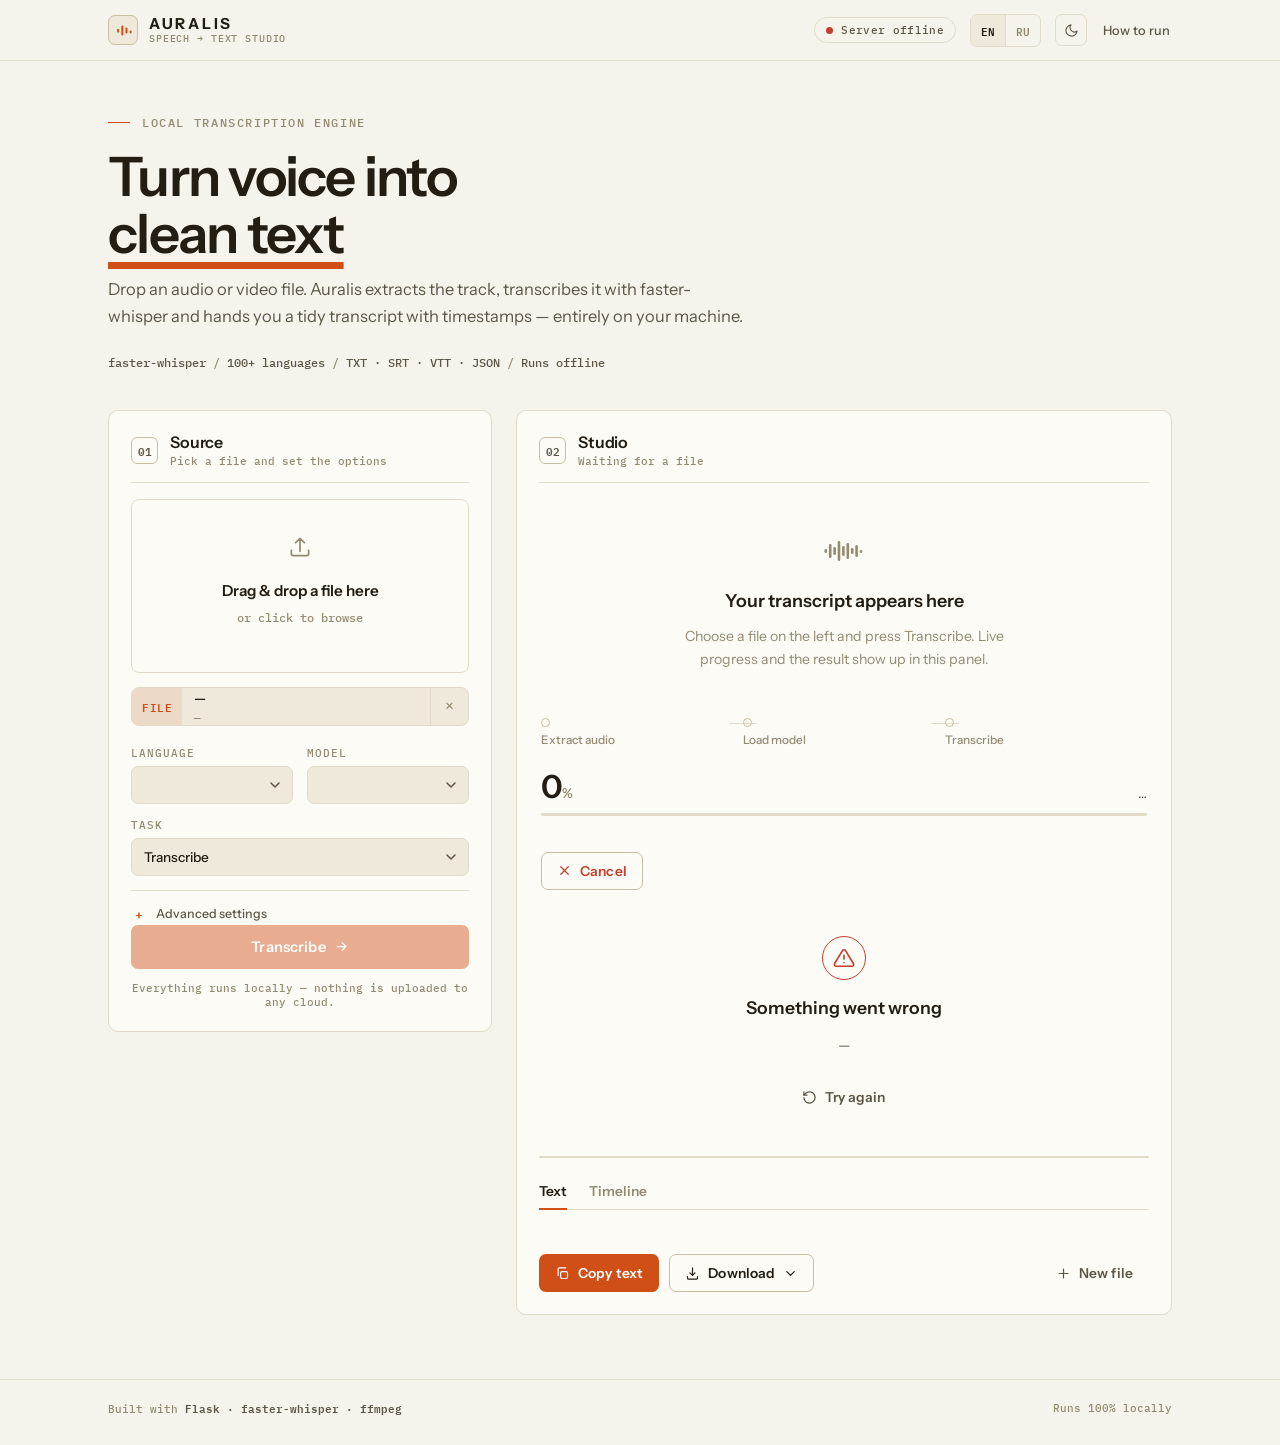
<file: index.html>
<!DOCTYPE html>
<html lang="en" data-theme="dark">
<head>
  <meta charset="utf-8">
  <meta name="viewport" content="width=device-width, initial-scale=1">
  <meta name="color-scheme" content="dark light">
  <meta name="description" content="Auralis — local audio & video to text studio powered by faster-whisper.">
  <title>Auralis · Speech → Text Studio</title>

  <link rel="icon" type="image/svg+xml" href="favicon.svg">

  <link rel="preconnect" href="https://fonts.googleapis.com">
  <link rel="preconnect" href="https://fonts.gstatic.com" crossorigin>
  <link href="https://fonts.googleapis.com/css2?family=Instrument+Sans:ital,wght@0,400;0,500;0,600;0,700;1,400&family=Instrument+Serif:ital@0;1&family=IBM+Plex+Mono:wght@400;500;600&display=swap" rel="stylesheet">

  <link rel="stylesheet" href="css/styles.css">
</head>
<body>
  <div class="page">

    <!-- ================= TOP BAR ================= -->
    <header class="topbar">
      <div class="wrap topbar__inner">
        <a class="brand" href="/" aria-label="Auralis home">
          <span class="brand__mark" aria-hidden="true">
            <svg viewBox="0 0 20 20" fill="currentColor">
              <rect x="2.5"  y="8"  width="2.4" height="4.5" rx="1.2"/>
              <rect x="7.4"  y="4"  width="2.4" height="12"  rx="1.2"/>
              <rect x="12.3" y="6.5" width="2.4" height="7"  rx="1.2"/>
              <rect x="17.2" y="10" width="2.4" height="3.5" rx="1.2"/>
            </svg>
          </span>
          <span class="brand__text">
            <strong>AURALIS</strong>
            <small data-i18n="brand.tag">Speech → Text Studio</small>
          </span>
        </a>

        <div class="topbar__right">
          <span class="status" id="statusPill" title="">
            <span class="status__dot" id="statusDot"></span>
            <span id="statusText" data-i18n="status.checking">Checking server…</span>
          </span>

          <div class="segment" role="group" aria-label="Interface language">
            <button type="button" class="segment__btn is-active" data-lang="en">EN</button>
            <button type="button" class="segment__btn" data-lang="ru">RU</button>
          </div>

          <button type="button" class="icon-btn" id="themeBtn" aria-label="Toggle theme" title="Theme">
            <svg viewBox="0 0 24 24" class="ico-sun" fill="none" stroke="currentColor" stroke-width="1.8" stroke-linecap="round" stroke-linejoin="round">
              <circle cx="12" cy="12" r="4"/><path d="M12 2v2M12 20v2M4.9 4.9l1.4 1.4M17.7 17.7l1.4 1.4M2 12h2M20 12h2M4.9 19.1l1.4-1.4M17.7 6.3l1.4-1.4"/>
            </svg>
            <svg viewBox="0 0 24 24" class="ico-moon" fill="none" stroke="currentColor" stroke-width="1.8" stroke-linecap="round" stroke-linejoin="round">
              <path d="M21 12.8A9 9 0 1 1 11.2 3a7 7 0 0 0 9.8 9.8z"/>
            </svg>
          </button>

          <button type="button" class="link-btn" id="helpBtn" data-i18n="action.help">How to run</button>
        </div>
      </div>
    </header>

    <main class="wrap">

      <!-- ================= HERO ================= -->
      <section class="hero">
        <p class="hero__eyebrow" data-i18n="hero.eyebrow">Local transcription engine</p>
        <h1 class="hero__title">
          <span data-i18n="hero.line1">Turn voice into</span><br>
          <span class="mark" data-i18n="hero.line2">clean text</span>
        </h1>
        <p class="hero__sub" data-i18n="hero.sub">
          Drop an audio or video file. Auralis extracts the track, transcribes it
          with faster-whisper and hands you a tidy transcript with timestamps —
          entirely on your machine.
        </p>
        <ul class="hero__facts">
          <li data-i18n="hero.tag1">faster-whisper</li>
          <li data-i18n="hero.tag2">100+ languages</li>
          <li data-i18n="hero.tag3">TXT · SRT · VTT · JSON</li>
          <li data-i18n="hero.tag4">Runs offline</li>
        </ul>
      </section>

      <!-- ================= WORKSPACE ================= -->
      <div class="workspace">

        <!-- ---------- SOURCE ---------- -->
        <section class="card card--source" aria-labelledby="sourceTitle">
          <div class="card__head">
            <span class="step-badge">01</span>
            <div>
              <h2 id="sourceTitle" data-i18n="source.title">Source</h2>
              <p class="card__sub" data-i18n="source.sub">Pick a file and set the options</p>
            </div>
          </div>

          <div class="dropzone" id="dropzone" role="button" tabindex="0"
               aria-label="Upload audio or video" data-i18n-aria="drop.aria">
            <span class="dropzone__icon" aria-hidden="true">
              <svg viewBox="0 0 24 24" fill="none" stroke="currentColor" stroke-width="1.6" stroke-linecap="round" stroke-linejoin="round">
                <path d="M12 16V4M12 4l-4 4M12 4l4 4"/>
                <path d="M4 15v3a2 2 0 0 0 2 2h12a2 2 0 0 0 2-2v-3"/>
              </svg>
            </span>
            <p class="dropzone__title" data-i18n="drop.title">Drag &amp; drop a file here</p>
            <p class="dropzone__hint" data-i18n="drop.hint">or click to browse</p>
            <p class="dropzone__formats" id="formatsLine"></p>
            <input type="file" id="fileInput" hidden>
          </div>

          <!-- selected file -->
          <div class="filechip" id="fileChip" hidden>
            <span class="filechip__ext" id="fileExt">FILE</span>
            <span class="filechip__meta">
              <strong id="fileName">—</strong>
              <small id="fileSize">—</small>
            </span>
            <button type="button" class="filechip__remove" id="fileRemove" aria-label="Remove file">×</button>
          </div>

          <!-- real client-side waveform -->
          <figure class="waveform" id="waveform" hidden>
            <canvas id="waveCanvas" height="64"></canvas>
            <figcaption id="waveCaption" data-i18n="wave.caption">Audio preview — waveform</figcaption>
          </figure>

          <!-- options -->
          <div class="options">
            <div class="field">
              <label for="langSelect" data-i18n="field.language">Language</label>
              <div class="select-wrap">
                <select id="langSelect" class="select"></select>
              </div>
            </div>

            <div class="field">
              <label for="modelSelect" data-i18n="field.model">Model</label>
              <div class="select-wrap">
                <select id="modelSelect" class="select"></select>
              </div>
            </div>

            <div class="field field--full">
              <label for="taskSelect" data-i18n="field.task">Task</label>
              <div class="select-wrap">
                <select id="taskSelect" class="select">
                  <option value="transcribe" data-i18n="task.transcribe">Transcribe</option>
                  <option value="translate" data-i18n="task.translate">Translate to English</option>
                </select>
              </div>
            </div>

            <details class="advanced" id="advanced">
              <summary data-i18n="field.advanced">Advanced settings</summary>
              <div class="advanced__body">
                <label class="switch">
                  <input type="checkbox" id="optVad" checked>
                  <span class="switch__ui" aria-hidden="true"></span>
                  <span class="switch__label">
                    <strong data-i18n="opt.vad">Voice activity filter</strong>
                    <small data-i18n="opt.vadHint">Skip silence for cleaner results</small>
                  </span>
                </label>

                <label class="switch">
                  <input type="checkbox" id="optWords">
                  <span class="switch__ui" aria-hidden="true"></span>
                  <span class="switch__label">
                    <strong data-i18n="opt.words">Word-level timestamps</strong>
                    <small data-i18n="opt.wordsHint">Precise timing for each word</small>
                  </span>
                </label>

                <div class="field advanced__field">
                  <label for="optBatch" data-i18n="opt.batch">Batch size</label>
                  <div class="select-wrap">
                    <select id="optBatch" class="select">
                      <option value="16">16 · fastest</option>
                      <option value="8" selected>8 · balanced</option>
                      <option value="4">4 · light</option>
                      <option value="0" data-i18n="opt.batchOff">Off · sequential</option>
                    </select>
                  </div>
                </div>
              </div>
            </details>
          </div>

          <button type="button" class="btn btn--primary btn--wide" id="startBtn" disabled>
            <span data-i18n="action.start">Transcribe</span>
            <svg viewBox="0 0 24 24" fill="none" stroke="currentColor" stroke-width="2" stroke-linecap="round" stroke-linejoin="round"><path d="M5 12h14M13 6l6 6-6 6"/></svg>
          </button>
          <p class="card__note" data-i18n="source.note">Everything runs locally — nothing is uploaded to any cloud.</p>
        </section>

        <!-- ---------- STUDIO ---------- -->
        <section class="card card--studio" aria-labelledby="studioTitle">
          <div class="card__head">
            <span class="step-badge">02</span>
            <div>
              <h2 id="studioTitle" data-i18n="studio.title">Studio</h2>
              <p class="card__sub" id="studioSub" data-i18n="studio.idle">Waiting for a file</p>
            </div>
            <span class="card__badge" id="langBadge" hidden></span>
          </div>

          <!-- empty -->
          <div class="state state--empty" id="stateEmpty">
            <span class="empty-mark" aria-hidden="true">
              <svg viewBox="0 0 40 24" fill="currentColor">
                <rect x="0.5"  y="10" width="2.6" height="4"  rx="1.3"/>
                <rect x="4.9"  y="5"  width="2.6" height="14" rx="1.3"/>
                <rect x="9.3"  y="8"  width="2.6" height="8"  rx="1.3"/>
                <rect x="13.7" y="2"  width="2.6" height="20" rx="1.3"/>
                <rect x="18.1" y="7"  width="2.6" height="10" rx="1.3"/>
                <rect x="22.5" y="4"  width="2.6" height="16" rx="1.3"/>
                <rect x="26.9" y="9"  width="2.6" height="6"  rx="1.3"/>
                <rect x="31.3" y="6"  width="2.6" height="12" rx="1.3"/>
                <rect x="35.7" y="11" width="2.6" height="3"  rx="1.3"/>
              </svg>
            </span>
            <h3 data-i18n="empty.title">Your transcript appears here</h3>
            <p data-i18n="empty.sub">Choose a file on the left and press Transcribe. Live progress and the result show up in this panel.</p>
          </div>

          <!-- progress -->
          <div class="state state--progress" id="stateProgress" hidden>
            <div class="stepper" id="stepper">
              <div class="stepper__item" data-stage="extracting">
                <span class="stepper__dot"></span>
                <span class="stepper__label" data-i18n="step.extract">Extract audio</span>
              </div>
              <div class="stepper__item" data-stage="loading">
                <span class="stepper__dot"></span>
                <span class="stepper__label" data-i18n="step.load">Load model</span>
              </div>
              <div class="stepper__item" data-stage="transcribing">
                <span class="stepper__dot"></span>
                <span class="stepper__label" data-i18n="step.transcribe">Transcribe</span>
              </div>
            </div>

            <div class="progress__head">
              <span class="progress__pct" id="progressPct">0<small>%</small></span>
              <span class="progress__status" id="progressStatus">…</span>
            </div>
            <div class="progress__bar"><span class="progress__fill" id="progressFill"></span></div>
            <div class="progress__meta" id="progressMeta"></div>

            <button type="button" class="btn btn--danger" id="cancelBtn">
              <svg viewBox="0 0 24 24" fill="none" stroke="currentColor" stroke-width="2" stroke-linecap="round"><path d="M6 6l12 12M18 6L6 18"/></svg>
              <span data-i18n="action.cancel">Cancel</span>
            </button>
          </div>

          <!-- error -->
          <div class="state state--error" id="stateError" hidden>
            <div class="state__icon" aria-hidden="true">
              <svg viewBox="0 0 24 24" fill="none" stroke="currentColor" stroke-width="1.8" stroke-linecap="round" stroke-linejoin="round">
                <path d="M12 9v4M12 17h.01"/><path d="M10.3 3.9 1.8 18a2 2 0 0 0 1.7 3h17a2 2 0 0 0 1.7-3L13.7 3.9a2 2 0 0 0-3.4 0z"/>
              </svg>
            </div>
            <h3 data-i18n="err.title">Something went wrong</h3>
            <p id="errorMessage">—</p>
            <details class="error__details" id="errorDetails" hidden>
              <summary data-i18n="err.details">Technical details</summary>
              <pre id="errorDetail"></pre>
            </details>
            <button type="button" class="btn btn--ghost" id="retryBtn">
              <svg viewBox="0 0 24 24" fill="none" stroke="currentColor" stroke-width="2" stroke-linecap="round" stroke-linejoin="round"><path d="M3 12a9 9 0 1 0 3-6.7L3 8"/><path d="M3 3v5h5"/></svg>
              <span data-i18n="action.retry">Try again</span>
            </button>
          </div>

          <!-- result -->
          <div class="state state--result" id="stateResult" hidden>
            <div class="result__stats" id="resultStats"></div>

            <div class="tabs" role="tablist">
              <button type="button" class="tab is-active" role="tab" data-tab="text" data-i18n="tab.text">Text</button>
              <button type="button" class="tab" role="tab" data-tab="timeline" data-i18n="tab.timeline">Timeline</button>
            </div>

            <div class="tabpanes">
              <div class="pane" id="paneText" role="tabpanel"><div class="transcript" id="transcriptText"></div></div>
              <div class="pane" id="paneTimeline" role="tabpanel" hidden><div class="timeline" id="transcriptTimeline"></div></div>
            </div>

            <div class="result__actions">
              <button type="button" class="btn btn--primary" id="copyBtn">
                <svg viewBox="0 0 24 24" fill="none" stroke="currentColor" stroke-width="1.9" stroke-linecap="round" stroke-linejoin="round"><rect x="9" y="9" width="11" height="11" rx="2.5"/><path d="M5 15V5a2 2 0 0 1 2-2h10"/></svg>
                <span data-i18n="action.copy">Copy text</span>
              </button>

              <div class="menu" id="downloadMenu">
                <button type="button" class="btn btn--outline" id="downloadBtn" aria-expanded="false" aria-haspopup="true">
                  <svg viewBox="0 0 24 24" fill="none" stroke="currentColor" stroke-width="1.9" stroke-linecap="round" stroke-linejoin="round"><path d="M12 3v12M12 15l-4-4M12 15l4-4"/><path d="M4 17v2a2 2 0 0 0 2 2h12a2 2 0 0 0 2-2v-2"/></svg>
                  <span data-i18n="action.download">Download</span>
                  <svg class="menu__caret" viewBox="0 0 24 24" fill="none" stroke="currentColor" stroke-width="2" stroke-linecap="round" stroke-linejoin="round"><path d="M6 9l6 6 6-6"/></svg>
                </button>
                <div class="menu__list" role="menu" id="downloadList">
                  <button type="button" class="menu__item" data-format="txt" role="menuitem"><span>TXT</span><small data-i18n="fmt.txt">Plain text</small></button>
                  <button type="button" class="menu__item" data-format="srt" role="menuitem"><span>SRT</span><small data-i18n="fmt.srt">Subtitles</small></button>
                  <button type="button" class="menu__item" data-format="vtt" role="menuitem"><span>VTT</span><small data-i18n="fmt.vtt">Web subtitles</small></button>
                  <button type="button" class="menu__item" data-format="json" role="menuitem"><span>JSON</span><small data-i18n="fmt.json">Full data</small></button>
                </div>
              </div>

              <button type="button" class="btn btn--ghost" id="newBtn">
                <svg viewBox="0 0 24 24" fill="none" stroke="currentColor" stroke-width="1.9" stroke-linecap="round" stroke-linejoin="round"><path d="M12 5v14M5 12h14"/></svg>
                <span data-i18n="action.new">New file</span>
              </button>
            </div>
          </div>
        </section>
      </div>
    </main>

    <!-- ================= FOOTER ================= -->
    <footer class="footer">
      <div class="wrap footer__inner">
        <span>
          <span data-i18n="footer.built">Built with</span>
          <strong>Flask · faster-whisper · ffmpeg</strong>
        </span>
        <span>
          <span data-i18n="footer.local">Runs 100% locally</span>
        </span>
      </div>
    </footer>
  </div>

  <!-- toasts -->
  <div class="toasts" id="toasts" aria-live="polite" aria-atomic="false"></div>

  <!-- help modal -->
  <div class="modal" id="helpModal" hidden>
    <div class="modal__overlay" data-close></div>
    <div class="modal__card" role="dialog" aria-modal="true" aria-labelledby="helpTitle">
      <div class="modal__head">
        <h3 id="helpTitle" data-i18n="help.title">Quick start</h3>
        <button type="button" class="icon-btn" data-close aria-label="Close">×</button>
      </div>
      <div class="modal__body">
        <h4 data-i18n="help.reqTitle">Requirements</h4>
        <p data-i18n="help.req">Python 3.9+ and ffmpeg available on PATH.</p>

        <h4 data-i18n="help.installTitle">1 · Install dependencies</h4>
        <pre><code>pip install -r requirements.txt</code></pre>

        <h4 data-i18n="help.ffmpegTitle">2 · Install ffmpeg</h4>
        <pre><code>Windows : https://www.gyan.dev/ffmpeg/builds/
macOS   : brew install ffmpeg
Linux   : sudo apt install ffmpeg</code></pre>

        <h4 data-i18n="help.runTitle">3 · Run</h4>
        <pre><code>python app.py</code></pre>
        <p data-i18n="help.run">Then open http://127.0.0.1:5000 in your browser. You can also run app.py directly from PyCharm.</p>

        <h4 data-i18n="help.notesTitle">Notes</h4>
        <p data-i18n="help.notes">The Whisper model downloads automatically on first use. large-v3 is the most accurate but the heaviest. Set AURALIS_DEVICE=cuda to use a GPU.</p>
      </div>
    </div>
  </div>

  <script>
    // Auralis client configuration.
    //   ""          -> same server as the frontend (local run: python app.py)
    //   "https://…" -> your remote Flask API when the UI is hosted on a
    //                  static host (GitHub Pages / Cloudflare Pages)
    window.AURALIS = { apiBase: "https://auralis-a3vg.onrender.com" };
  </script>
  <script src="js/app.js"></script>
</body>
</html>
</file>
<file: css/styles.css>
/* =============================================================================
   Auralis — design system
   -----------------------------------------------------------------------------
   Direction: a quiet transcription workstation. Warm graphite surfaces, flat
   hairlines, one signal accent (studio orange), strict 4px spacing scale.
   Typography does the work: Instrument Sans (UI), Instrument Serif (reading
   pane), IBM Plex Mono (labels, numbers, file names).
   ========================================================================== */

/* --------------------------------------------------------------------------- *
 * 1. Tokens
 * --------------------------------------------------------------------------- */

:root {
  --font-sans: "Instrument Sans", ui-sans-serif, system-ui, -apple-system, "Segoe UI", Roboto, sans-serif;
  --font-serif: "Instrument Serif", "Georgia", Cambria, "Times New Roman", serif;
  --font-mono: "IBM Plex Mono", ui-monospace, "Cascadia Mono", "SFMono-Regular", Consolas, monospace;

  --r: 8px;        /* radius, panels & controls  */
  --r-sm: 5px;     /* radius, chips & micro parts */
  --s1: 4px; --s2: 8px; --s3: 12px; --s4: 16px; --s5: 20px;
  --s6: 24px; --s7: 32px; --s8: 48px;

  --maxw: 1120px;
  --header-h: 60px;

  /* spacing around interactive controls */
  --ctl-h: 38px;

  /* the one accent. Used for: primary action, active step, underline, focus.
     Everything else stays neutral so the accent keeps its voice. */
  --accent: #ff7a3d;
  --accent-hover: #ff8a55;
  --accent-ink: #171310;          /* text on accent */
  --accent-soft: rgba(255, 122, 61, 0.12);

  --ok: #9cc47c;
  --bad: #ff6b5e;
  --bad-soft: rgba(255, 107, 94, 0.12);

  --wave-fill: #8a8172;           /* waveform bars (read by JS via CSS var) */
}

:root[data-theme="dark"] {
  color-scheme: dark;

  --bg:        #14120f;
  --panel:     #1a1712;
  --panel-2:   #211d16;
  --line:      #2a251e;
  --line-strong: #3a3429;

  --ink:       #ece5d8;
  --ink-dim:   #a89f8f;
  --ink-faint: #72694f;

  --sel:       rgba(255, 122, 61, 0.30);
  --shadow:    0 14px 34px rgba(0, 0, 0, 0.35);

  --chevron: url("data:image/svg+xml,%3Csvg xmlns='http://www.w3.org/2000/svg' width='10' height='6'%3E%3Cpath d='M1 1l4 4 4-4' fill='none' stroke='%23a89f8f' stroke-width='1.5' stroke-linecap='round' stroke-linejoin='round'/%3E%3C/svg%3E");
}

:root[data-theme="light"] {
  color-scheme: light;

  --bg:        #f6f3ec;
  --panel:     #fdfbf6;
  --panel-2:   #efe9dc;
  --line:      #e3dbc9;
  --line-strong: #c9bda4;

  --ink:       #231d14;
  --ink-dim:   #5d5647;
  --ink-faint: #938a73;

  --accent:    #cf4f17;
  --accent-hover: #b9440f;
  --accent-ink: #ffffff;
  --accent-soft: rgba(207, 79, 23, 0.10);

  --ok: #557f37;
  --bad: #c43f2e;
  --bad-soft: rgba(196, 63, 46, 0.10);

  --wave-fill: #b0a78a;

  --sel:       rgba(207, 79, 23, 0.22);
  --shadow:    0 14px 34px rgba(80, 60, 30, 0.12);

  --chevron: url("data:image/svg+xml,%3Csvg xmlns='http://www.w3.org/2000/svg' width='10' height='6'%3E%3Cpath d='M1 1l4 4 4-4' fill='none' stroke='%235d5647' stroke-width='1.5' stroke-linecap='round' stroke-linejoin='round'/%3E%3C/svg%3E");
}

/* --------------------------------------------------------------------------- *
 * 2. Base
 * --------------------------------------------------------------------------- */

*,
*::before,
*::after { box-sizing: border-box; }

html { -webkit-text-size-adjust: 100%; }

body {
  margin: 0;
  background: var(--bg);
  color: var(--ink);
  font: 400 16px/1.6 var(--font-sans);
  -webkit-font-smoothing: antialiased;
  text-rendering: optimizeLegibility;
}

h1, h2, h3, h4, p, ul, figure { margin: 0; }
ul { padding: 0; list-style: none; }
button { font: inherit; }

::selection { background: var(--sel); color: var(--ink); }

/* visible keyboard focus everywhere — a real product needs this */
:focus-visible {
  outline: 2px solid var(--accent);
  outline-offset: 2px;
}

.wrap {
  max-width: var(--maxw);
  margin: 0 auto;
  padding: 0 28px;
}

/* thin custom scrollbar for the reading panes */
* { scrollbar-width: thin; scrollbar-color: var(--line-strong) transparent; }
*::-webkit-scrollbar { width: 8px; height: 8px; }
*::-webkit-scrollbar-thumb { background: var(--line-strong); border-radius: 8px; }
*::-webkit-scrollbar-track { background: transparent; }

/* --------------------------------------------------------------------------- *
 * 3. Top bar
 * --------------------------------------------------------------------------- */

.topbar {
  border-bottom: 1px solid var(--line);
  background: var(--bg);
}

.topbar__inner {
  height: var(--header-h);
  display: flex;
  align-items: center;
  gap: var(--s5);
}

.brand {
  display: inline-flex;
  align-items: center;
  gap: 11px;
  text-decoration: none;
  color: var(--ink);
}

.brand__mark {
  width: 30px;
  height: 30px;
  display: grid;
  place-items: center;
  border: 1px solid var(--line-strong);
  border-radius: 7px;
  color: var(--accent);
  background: var(--panel-2);
}

.brand__mark svg { width: 17px; height: 17px; }

.brand__text { display: flex; flex-direction: column; line-height: 1.15; }

.brand__text strong {
  font-weight: 700;
  font-size: 0.95rem;
  letter-spacing: 0.18em;
}

.brand__text small {
  font: 500 0.6rem var(--font-mono);
  letter-spacing: 0.09em;
  text-transform: uppercase;
  color: var(--ink-faint);
}

.topbar__right {
  margin-left: auto;
  display: flex;
  align-items: center;
  gap: 14px;
}

/* server status pill */
.status {
  display: inline-flex;
  align-items: center;
  gap: 8px;
  padding: 5px 11px;
  border: 1px solid var(--line);
  border-radius: 999px;
  font: 500 0.7rem var(--font-mono);
  letter-spacing: 0.03em;
  color: var(--ink-dim);
  white-space: nowrap;
}

.status__dot {
  width: 7px;
  height: 7px;
  border-radius: 50%;
  background: var(--ink-faint);
  flex: none;
}

.status.is-ok  .status__dot { background: var(--ok); }
.status.is-bad .status__dot { background: var(--bad); }

/* language EN/RU */
.segment {
  display: inline-flex;
  border: 1px solid var(--line);
  border-radius: 7px;
  overflow: hidden;
}

.segment__btn {
  border: 0;
  background: transparent;
  padding: 6px 10px;
  font: 600 0.7rem var(--font-mono);
  color: var(--ink-faint);
  cursor: pointer;
  transition: color 0.15s, background 0.15s;
}

.segment__btn + .segment__btn { border-left: 1px solid var(--line); }
.segment__btn:hover { color: var(--ink); }
.segment__btn.is-active {
  color: var(--ink);
  background: var(--panel-2);
}

/* theme toggle */
.icon-btn {
  width: 32px;
  height: 32px;
  display: grid;
  place-items: center;
  border: 1px solid var(--line);
  border-radius: 7px;
  background: transparent;
  color: var(--ink-dim);
  cursor: pointer;
  transition: color 0.15s, border-color 0.15s, background 0.15s;
}

.icon-btn:hover { color: var(--ink); border-color: var(--line-strong); background: var(--panel-2); }
.icon-btn svg { width: 15px; height: 15px; }

:root[data-theme="dark"] .ico-sun  { display: block; }
:root[data-theme="dark"] .ico-moon { display: none; }
:root[data-theme="light"] .ico-sun  { display: none; }
:root[data-theme="light"] .ico-moon { display: block; }

/* "how to run" link */
.link-btn {
  border: 0;
  background: transparent;
  padding: 6px 2px;
  font: 500 0.8rem var(--font-sans);
  color: var(--ink-dim);
  cursor: pointer;
  text-decoration: underline transparent;
  text-underline-offset: 4px;
  transition: color 0.15s, text-decoration-color 0.15s;
}

.link-btn:hover { color: var(--ink); text-decoration-color: var(--accent); }

/* --------------------------------------------------------------------------- *
 * 4. Hero — short, typographic, no decoration
 * --------------------------------------------------------------------------- */

.hero { padding: 54px 0 40px; }

.hero__eyebrow {
  display: flex;
  align-items: center;
  gap: 12px;
  font: 500 0.72rem var(--font-mono);
  letter-spacing: 0.14em;
  text-transform: uppercase;
  color: var(--ink-faint);
}

.hero__eyebrow::before {
  content: "";
  width: 22px;
  height: 1px;
  background: var(--accent);
}

.hero__title {
  margin: 18px 0 14px;
  font-weight: 600;
  font-size: clamp(2.3rem, 4.6vw, 3.4rem);
  line-height: 1.05;
  letter-spacing: -0.032em;
}

/* accent word in the headline: flat underline, no gradient */
.hero__title .mark {
  text-decoration: underline;
  text-decoration-color: var(--accent);
  text-decoration-thickness: 0.13em;
  text-underline-offset: 0.17em;
}

.hero__sub {
  max-width: 58ch;
  font-size: 1.03rem;
  color: var(--ink-dim);
}

.hero__facts {
  margin-top: 26px;
  display: flex;
  flex-wrap: wrap;
  column-gap: 7px;
  row-gap: 6px;
  font: 500 0.72rem var(--font-mono);
  color: var(--ink-dim);
}

.hero__facts li + li::before {
  content: "/";
  margin-right: 7px;
  color: var(--ink-faint);
}

/* --------------------------------------------------------------------------- *
 * 5. Workspace layout
 * --------------------------------------------------------------------------- */

.workspace {
  display: grid;
  grid-template-columns: minmax(320px, 384px) minmax(0, 1fr);
  gap: var(--s6);
  align-items: start;
  padding-bottom: 64px;
}

.card {
  background: var(--panel);
  border: 1px solid var(--line);
  border-radius: 10px;
}

.card--source { padding: 22px; }
.card--studio { padding: 22px; min-height: 460px; display: flex; flex-direction: column; }

.card__head {
  display: flex;
  align-items: center;
  gap: 12px;
  padding-bottom: 14px;
  margin-bottom: 16px;
  border-bottom: 1px solid var(--line);
}

.step-badge {
  flex: none;
  width: 27px;
  height: 27px;
  display: grid;
  place-items: center;
  border: 1px solid var(--line-strong);
  border-radius: 6px;
  font: 600 0.68rem var(--font-mono);
  color: var(--ink-dim);
}

.card__head h2 {
  font-weight: 600;
  font-size: 1rem;
  letter-spacing: -0.01em;
  line-height: 1.2;
}

.card__sub {
  margin-top: 2px;
  font: 500 0.7rem var(--font-mono);
  color: var(--ink-faint);
}

.card__badge {
  margin-left: auto;
  padding: 3px 8px;
  border: 1px solid var(--line-strong);
  border-radius: var(--r-sm);
  font: 600 0.66rem var(--font-mono);
  letter-spacing: 0.1em;
  color: var(--accent);
}

/* --------------------------------------------------------------------------- *
 * 6. Dropzone & file chip
 * --------------------------------------------------------------------------- */

.dropzone {
  display: flex;
  flex-direction: column;
  align-items: center;
  justify-content: center;
  gap: 7px;
  padding: 34px 16px 28px;
  text-align: center;
  border: 1px solid var(--line);
  border-radius: var(--r);
  cursor: pointer;
  transition: border-color 0.15s, background 0.15s;
}

.dropzone:hover { border-color: var(--line-strong); background: var(--panel-2); }
.dropzone.is-drag { border-color: var(--accent); background: var(--accent-soft); }

.dropzone__icon {
  color: var(--ink-faint);
  margin-bottom: 4px;
}

.dropzone__icon svg { width: 26px; height: 26px; }

.dropzone__title { font-weight: 600; font-size: 0.95rem; }

.dropzone__hint {
  font: 500 0.72rem var(--font-mono);
  color: var(--ink-faint);
}

.dropzone__formats {
  margin-top: 12px;
  font: 500 0.63rem var(--font-mono);
  letter-spacing: 0.02em;
  color: var(--ink-faint);
  max-width: 100%;
}

/* selected file */
.filechip {
  display: flex;
  align-items: stretch;
  margin-top: 14px;
  border: 1px solid var(--line);
  border-radius: var(--r);
  background: var(--panel-2);
  overflow: hidden;
}

.filechip__ext {
  display: flex;
  align-items: center;
  padding: 0 10px;
  font: 600 0.68rem var(--font-mono);
  letter-spacing: 0.05em;
  color: var(--accent);
  background: var(--accent-soft);
}

.filechip__meta {
  display: flex;
  flex-direction: column;
  justify-content: center;
  gap: 1px;
  padding: 0 12px;
  min-width: 0;
}

.filechip__meta strong {
  font-weight: 600;
  font-size: 0.84rem;
  white-space: nowrap;
  overflow: hidden;
  text-overflow: ellipsis;
}

.filechip__meta small {
  font: 500 0.66rem var(--font-mono);
  color: var(--ink-faint);
}

.filechip__remove {
  margin-left: auto;
  border: 0;
  border-left: 1px solid var(--line);
  background: transparent;
  color: var(--ink-faint);
  width: 38px;
  font-size: 1.05rem;
  cursor: pointer;
  transition: color 0.15s, background 0.15s;
}

.filechip__remove:hover { color: var(--bad); background: var(--bad-soft); }

/* waveform — real decoded audio, drawn flat */
.waveform {
  margin: 14px 0 0;
  padding: 12px 14px;
  border: 1px solid var(--line);
  border-radius: var(--r);
  background: var(--panel);
}

.waveform canvas { display: block; width: 100%; }

.waveform figcaption {
  margin-top: 6px;
  text-align: center;
  font: 500 0.62rem var(--font-mono);
  letter-spacing: 0.08em;
  text-transform: uppercase;
  color: var(--ink-faint);
}

/* --------------------------------------------------------------------------- *
 * 7. Options & form controls
 * --------------------------------------------------------------------------- */

.options {
  margin-top: 20px;
  display: grid;
  grid-template-columns: 1fr 1fr;
  gap: 14px;
}

.field { display: flex; flex-direction: column; gap: 6px; min-width: 0; }
.field--full { grid-column: 1 / -1; }

.field label {
  font: 500 0.66rem var(--font-mono);
  letter-spacing: 0.1em;
  text-transform: uppercase;
  color: var(--ink-faint);
}

.field__hint { font: 500 0.68rem var(--font-mono); color: var(--ink-faint); }

.select-wrap { position: relative; display: block; }

.select {
  appearance: none;
  -webkit-appearance: none;
  width: 100%;
  height: var(--ctl-h);
  padding: 0 32px 0 12px;
  border: 1px solid var(--line);
  border-radius: 7px;
  background-color: var(--panel-2);
  background-image: var(--chevron);
  background-repeat: no-repeat;
  background-position: right 12px center;
  color: var(--ink);
  font: 500 0.85rem var(--font-sans);
  cursor: pointer;
  transition: border-color 0.15s;
}

.select:hover { border-color: var(--line-strong); }

/* the native popup list is browser themed — fine. */
.select option { color: var(--ink); background: var(--panel-2); }

/* advanced */
.advanced { border-top: 1px solid var(--line); padding-top: 12px; grid-column: 1 / -1; }

.advanced summary {
  display: flex;
  align-items: center;
  gap: 9px;
  cursor: pointer;
  font: 500 0.78rem var(--font-sans);
  color: var(--ink-dim);
  list-style: none;
  transition: color 0.15s;
}

.advanced summary::-webkit-details-marker { display: none; }
.advanced summary:hover { color: var(--ink); }

.advanced summary::before {
  content: "+";
  font: 600 0.8rem var(--font-mono);
  color: var(--accent);
  width: 16px;
  text-align: center;
  transition: transform 0.15s;
}

.advanced[open] summary::before { content: "–"; }

.advanced__body {
  margin-top: 14px;
  padding: 14px;
  border: 1px solid var(--line);
  border-radius: var(--r);
  background: var(--panel-2);
  display: grid;
  gap: 14px;
}

.advanced__field { grid-column: 1 / -1; }

/* toggles */
.switch {
  display: flex;
  align-items: center;
  gap: 12px;
  cursor: pointer;
}

.switch input {
  position: absolute;
  opacity: 0;
  pointer-events: none;
}

.switch__ui {
  position: relative;
  flex: none;
  width: 36px;
  height: 21px;
  border-radius: 999px;
  background: var(--line-strong);
  transition: background 0.18s;
}

.switch__ui::before {
  content: "";
  position: absolute;
  top: 3px;
  left: 3px;
  width: 15px;
  height: 15px;
  border-radius: 50%;
  background: var(--bg);
  transition: left 0.18s;
}

.switch input:checked + .switch__ui { background: var(--accent); }
.switch input:checked + .switch__ui::before { left: 18px; background: var(--accent-ink); }
.switch input:focus-visible + .switch__ui {
  outline: 2px solid var(--accent);
  outline-offset: 2px;
}

.switch__label { display: flex; flex-direction: column; }
.switch__label strong { font-weight: 600; font-size: 0.82rem; }
.switch__label small { font: 500 0.66rem var(--font-mono); color: var(--ink-faint); }

.card__note {
  margin-top: 12px;
  text-align: center;
  font: 500 0.66rem var(--font-mono);
  color: var(--ink-faint);
}

/* --------------------------------------------------------------------------- *
 * 8. Buttons
 * --------------------------------------------------------------------------- */

.btn {
  display: inline-flex;
  align-items: center;
  justify-content: center;
  gap: 8px;
  height: var(--ctl-h);
  padding: 0 15px;
  border: 1px solid transparent;
  border-radius: 7px;
  font: 600 0.86rem var(--font-sans);
  letter-spacing: 0.01em;
  cursor: pointer;
  white-space: nowrap;
  transition: background 0.15s, border-color 0.15s, color 0.15s;
}

.btn:active { transform: translateY(1px); }
.btn svg { width: 15px; height: 15px; flex: none; }
.btn[disabled] { opacity: 0.45; cursor: not-allowed; }

.btn--primary { background: var(--accent); color: var(--accent-ink); }
.btn--primary:hover:not([disabled]) { background: var(--accent-hover); }

.btn--outline { background: transparent; border-color: var(--line-strong); color: var(--ink); }
.btn--outline:hover:not([disabled]) { border-color: var(--ink-dim); background: var(--panel-2); }

.btn--ghost { background: transparent; color: var(--ink-dim); }
.btn--ghost:hover:not([disabled]) { color: var(--ink); background: var(--panel-2); }

.btn--danger { background: transparent; border-color: var(--line-strong); color: var(--bad); }
.btn--danger:hover:not([disabled]) { border-color: var(--bad); background: var(--bad-soft); }

.btn--wide { width: 100%; height: 44px; justify-content: center; font-size: 0.92rem; }

/* --------------------------------------------------------------------------- *
 * 9. Studio states
 * --------------------------------------------------------------------------- */

.state {
  flex: 1;
  display: flex;
  flex-direction: column;
  align-items: center;
  justify-content: center;
  text-align: center;
  padding: 40px 10px;
}

/* -- empty -- */
.state--empty { gap: 10px; }

.state--empty .empty-mark {
  color: var(--ink-faint);
  margin-bottom: 6px;
}

.state--empty .empty-mark svg { width: 40px; height: 24px; }

.state--empty h3 { font-weight: 600; font-size: 1.12rem; }

.state--empty p {
  max-width: 42ch;
  font-size: 0.88rem;
  color: var(--ink-faint);
}

/* -- progress -- */
.state--progress {
  align-items: stretch;
  text-align: left;
  justify-content: flex-start;
  padding: 8px 2px 6px;
}

.stepper {
  display: grid;
  grid-template-columns: repeat(3, 1fr);
  margin-bottom: 24px;
}

.stepper__item {
  position: relative;
  display: flex;
  flex-direction: column;
  align-items: flex-start;
  gap: 6px;
  padding-right: 14px;
}

.stepper__item:not(:last-child)::after {
  content: "";
  position: absolute;
  top: 5px;
  left: calc(100% - 14px);
  width: 28px;
  height: 1px;
  background: var(--line);
}

.stepper__dot {
  width: 9px;
  height: 9px;
  border-radius: 50%;
  border: 1.6px solid var(--line-strong);
  background: transparent;
  transition: background 0.2s, border-color 0.2s;
}

.stepper__label {
  font: 500 0.74rem var(--font-sans);
  color: var(--ink-faint);
  transition: color 0.2s;
}

.stepper__item.is-active .stepper__dot { background: var(--accent); border-color: var(--accent); }
.stepper__item.is-active .stepper__label { color: var(--ink); }
.stepper__item.is-done .stepper__dot { background: var(--ok); border-color: var(--ok); }
.stepper__item.is-done .stepper__label { color: var(--ink-dim); }

.progress__head {
  display: flex;
  align-items: baseline;
  justify-content: space-between;
  gap: 16px;
  margin-bottom: 8px;
}

.progress__pct {
  font: 600 2rem/1 var(--font-sans);
  letter-spacing: -0.02em;
}

.progress__pct small { font-size: 0.85rem; color: var(--ink-faint); }

.progress__status {
  font-size: 0.86rem;
  color: var(--ink-dim);
  text-align: right;
}

.progress__bar {
  height: 3px;
  border-radius: 2px;
  background: var(--line);
  overflow: hidden;
}

.progress__fill {
  display: block;
  height: 100%;
  width: 0;
  background: var(--accent);
  transition: width 0.3s ease;
}

.progress__meta {
  display: flex;
  flex-wrap: wrap;
  gap: 8px;
  margin-top: 14px;
}

#progressMeta .meta-chip {
  display: inline-flex;
  align-items: baseline;
  gap: 6px;
  padding: 3px 9px;
  border: 1px solid var(--line);
  border-radius: var(--r-sm);
  font: 500 0.64rem var(--font-mono);
  color: var(--ink-faint);
}

#progressMeta .meta-chip b { font-weight: 600; color: var(--ink); }

.state--progress .btn--danger { margin-top: 22px; align-self: flex-start; }

/* -- error -- */
.state--error { gap: 12px; }

.state__icon {
  width: 44px;
  height: 44px;
  display: grid;
  place-items: center;
  border: 1px solid var(--bad);
  border-radius: 50%;
  color: var(--bad);
  margin-bottom: 2px;
}

.state__icon svg { width: 22px; height: 22px; }

.state--error h3 { font-weight: 600; font-size: 1.1rem; }

.state--error p {
  max-width: 46ch;
  font-size: 0.88rem;
  color: var(--ink-dim);
}

.error__details {
  width: 100%;
  max-width: 560px;
  margin-top: 6px;
  border: 1px solid var(--line);
  border-radius: var(--r);
  background: var(--panel-2);
  text-align: left;
}

.error__details summary {
  cursor: pointer;
  padding: 9px 12px;
  font: 500 0.72rem var(--font-mono);
  color: var(--ink-dim);
  list-style: none;
}

.error__details summary::-webkit-details-marker { display: none; }

.error__details pre {
  margin: 0;
  padding: 0 12px 12px;
  font: 500 0.72rem/1.6 var(--font-mono);
  color: var(--bad);
  white-space: pre-wrap;
  word-break: break-word;
  max-height: 180px;
  overflow: auto;
}

.state--error .btn--ghost { margin-top: 10px; }

/* -- result -- */
.state--result {
  align-items: stretch;
  text-align: left;
  justify-content: flex-start;
  padding: 0;
}

/* metric strip */
.result__stats {
  display: grid;
  grid-template-columns: repeat(auto-fit, minmax(96px, 1fr));
  border: 1px solid var(--line);
  border-radius: var(--r);
  overflow: hidden;
}

#resultStats .meta-chip {
  display: flex;
  flex-direction: column;
  gap: 3px;
  padding: 10px 14px;
  font: 500 0.63rem var(--font-mono);
  letter-spacing: 0.09em;
  text-transform: uppercase;
  color: var(--ink-faint);
}

#resultStats .meta-chip + .meta-chip { border-left: 1px solid var(--line); }

#resultStats .meta-chip b {
  font: 600 1.1rem/1.1 var(--font-sans);
  letter-spacing: -0.01em;
  text-transform: none;
  color: var(--ink);
}

/* tabs */
.tabs {
  display: flex;
  gap: 22px;
  margin: 18px 0 0;
  border-bottom: 1px solid var(--line);
}

.tab {
  border: 0;
  border-bottom: 2px solid transparent;
  margin-bottom: -1px;
  padding: 7px 0 9px;
  background: transparent;
  font: 600 0.86rem var(--font-sans);
  color: var(--ink-faint);
  cursor: pointer;
  transition: color 0.15s, border-color 0.15s;
}

.tab:hover { color: var(--ink-dim); }
.tab.is-active { color: var(--ink); border-bottom-color: var(--accent); }

.pane { margin-top: 14px; max-height: 520px; overflow: auto; }

/* transcript reads like a typeset page */
.transcript {
  font: 400 1.1rem/1.78 var(--font-serif);
  color: var(--ink);
  padding: 2px 2px 10px;
  white-space: pre-wrap;
}

/* timeline — mono clocks, hairline rows */
.timeline__row {
  display: grid;
  grid-template-columns: 96px 1fr;
  gap: 14px;
  padding: 8px 0;
  border-bottom: 1px solid var(--line);
}

.timeline__row:last-child { border-bottom: 0; }

.timeline__time {
  padding-top: 4px;
  font: 500 0.7rem var(--font-mono);
  color: var(--ink-faint);
  white-space: nowrap;
}

.timeline__text {
  font-size: 0.9rem;
  line-height: 1.7;
  color: var(--ink-dim);
}

.timeline__text .w { transition: color 0.1s, background 0.1s; }
.timeline__text .w:hover {
  color: var(--ink);
  background: var(--accent-soft);
  border-radius: 3px;
}

/* actions row */
.result__actions {
  display: flex;
  align-items: center;
  gap: 10px;
  margin-top: 18px;
  flex-wrap: wrap;
}

.result__actions .btn--ghost { margin-left: auto; }

/* download menu */
.menu { position: relative; }

.menu__caret { width: 12px; height: 12px; }

.menu__list {
  position: absolute;
  z-index: 40;
  top: calc(100% + 6px);
  left: 0;
  min-width: 215px;
  padding: 6px;
  background: var(--panel);
  border: 1px solid var(--line-strong);
  border-radius: var(--r);
  box-shadow: var(--shadow);
  display: none;
}

.menu.is-open .menu__list { display: block; }

.menu__item {
  display: flex;
  align-items: baseline;
  gap: 12px;
  width: 100%;
  padding: 8px 10px;
  border: 0;
  border-radius: var(--r-sm);
  background: transparent;
  text-align: left;
  cursor: pointer;
  transition: background 0.12s;
}

.menu__item:hover { background: var(--panel-2); }

.menu__item span { font: 600 0.78rem var(--font-mono); color: var(--ink); }
.menu__item small { font-size: 0.73rem; color: var(--ink-faint); }

/* --------------------------------------------------------------------------- *
 * 10. Footer
 * --------------------------------------------------------------------------- */

.footer { border-top: 1px solid var(--line); }

.footer__inner {
  display: flex;
  align-items: center;
  justify-content: space-between;
  gap: 16px;
  flex-wrap: wrap;
  padding-top: 18px;
  padding-bottom: 28px;
  font: 500 0.68rem var(--font-mono);
  color: var(--ink-faint);
}

.footer__inner strong { font-weight: 600; color: var(--ink-dim); }
.footer__sep { color: var(--line-strong); }

/* --------------------------------------------------------------------------- *
 * 11. Toasts
 * --------------------------------------------------------------------------- */

.toasts {
  position: fixed;
  z-index: 80;
  bottom: 20px;
  left: 50%;
  transform: translateX(-50%);
  display: flex;
  flex-direction: column;
  align-items: center;
  gap: 8px;
  pointer-events: none;
}

.toast {
  display: flex;
  align-items: center;
  gap: 9px;
  max-width: 90vw;
  padding: 9px 14px;
  background: var(--panel);
  border: 1px solid var(--line-strong);
  border-radius: 7px;
  box-shadow: var(--shadow);
  font-size: 0.82rem;
  color: var(--ink);
  animation: toast-in 0.18s ease-out;
}

.toast__ico {
  flex: none;
  width: 18px;
  height: 18px;
  display: grid;
  place-items: center;
  border-radius: 50%;
  font: 700 0.66rem var(--font-mono);
}

.toast--ok  .toast__ico { background: var(--ok); color: var(--bg); }
.toast--err .toast__ico { background: var(--bad); color: var(--bg); }
.toast--info .toast__ico { background: var(--line-strong); color: var(--bg); }

.toast.is-out {
  opacity: 0;
  transform: translateY(6px);
  transition: opacity 0.3s, transform 0.3s;
}

@keyframes toast-in {
  from { opacity: 0; transform: translateY(8px); }
  to   { opacity: 1; transform: translateY(0); }
}

/* --------------------------------------------------------------------------- *
 * 12. Help modal
 * --------------------------------------------------------------------------- */

.modal {
  position: fixed;
  inset: 0;
  z-index: 70;
  display: flex;
  align-items: center;
  justify-content: center;
  padding: 20px;
}

.modal[hidden] { display: none; }

.modal__overlay {
  position: absolute;
  inset: 0;
  background: rgba(10, 8, 6, 0.55);
}

.modal__card {
  position: relative;
  width: min(540px, 100%);
  max-height: calc(100vh - 40px);
  overflow: auto;
  background: var(--panel);
  border: 1px solid var(--line-strong);
  border-radius: 10px;
  box-shadow: 0 24px 60px rgba(0, 0, 0, 0.35);
}

.modal__head {
  display: flex;
  align-items: center;
  justify-content: space-between;
  padding: 15px 20px;
  border-bottom: 1px solid var(--line);
}

.modal__head h3 { font-weight: 600; font-size: 1.02rem; }

.modal__body { padding: 20px; }

.modal__body h4 {
  margin: 16px 0 6px;
  font: 600 0.72rem var(--font-mono);
  letter-spacing: 0.1em;
  text-transform: uppercase;
  color: var(--ink-faint);
}

.modal__body h4:first-child { margin-top: 0; }

.modal__body p { font-size: 0.86rem; color: var(--ink-dim); }

.modal__body pre {
  margin: 8px 0 0;
  padding: 12px 14px;
  border: 1px solid var(--line);
  border-radius: var(--r);
  background: var(--panel-2);
  font: 500 0.76rem/1.7 var(--font-mono);
  color: var(--ink);
  white-space: pre-wrap;
  word-break: break-word;
}

/* --------------------------------------------------------------------------- *
 * 13. Responsive
 * --------------------------------------------------------------------------- */

@media (max-width: 980px) {
  .workspace { grid-template-columns: 1fr; }
  .card--studio { min-height: 0; }
}

@media (max-width: 720px) {
  .wrap { padding: 0 18px; }
  .hero { padding: 36px 0 28px; }
  .topbar__right { gap: 10px; }

  .options { grid-template-columns: 1fr; }
  .field--full { grid-column: auto; }
  .advanced { grid-column: auto; }
}

@media (max-width: 480px) {
  .status { display: none; }            /* status still available in DOM/aria */
  .brand__text small { display: none; }
  .timeline__row { grid-template-columns: 1fr; gap: 4px; }
  .result__actions .btn--ghost { margin-left: 0; }
  .result__actions { gap: 8px; }
}

/* --------------------------------------------------------------------------- *
 * 14. Reduced motion
 * --------------------------------------------------------------------------- */

@media (prefers-reduced-motion: reduce) {
  *, *::before, *::after {
    animation-duration: 0.01ms !important;
    animation-iteration-count: 1 !important;
    transition-duration: 0.01ms !important;
  }
}
</file>
